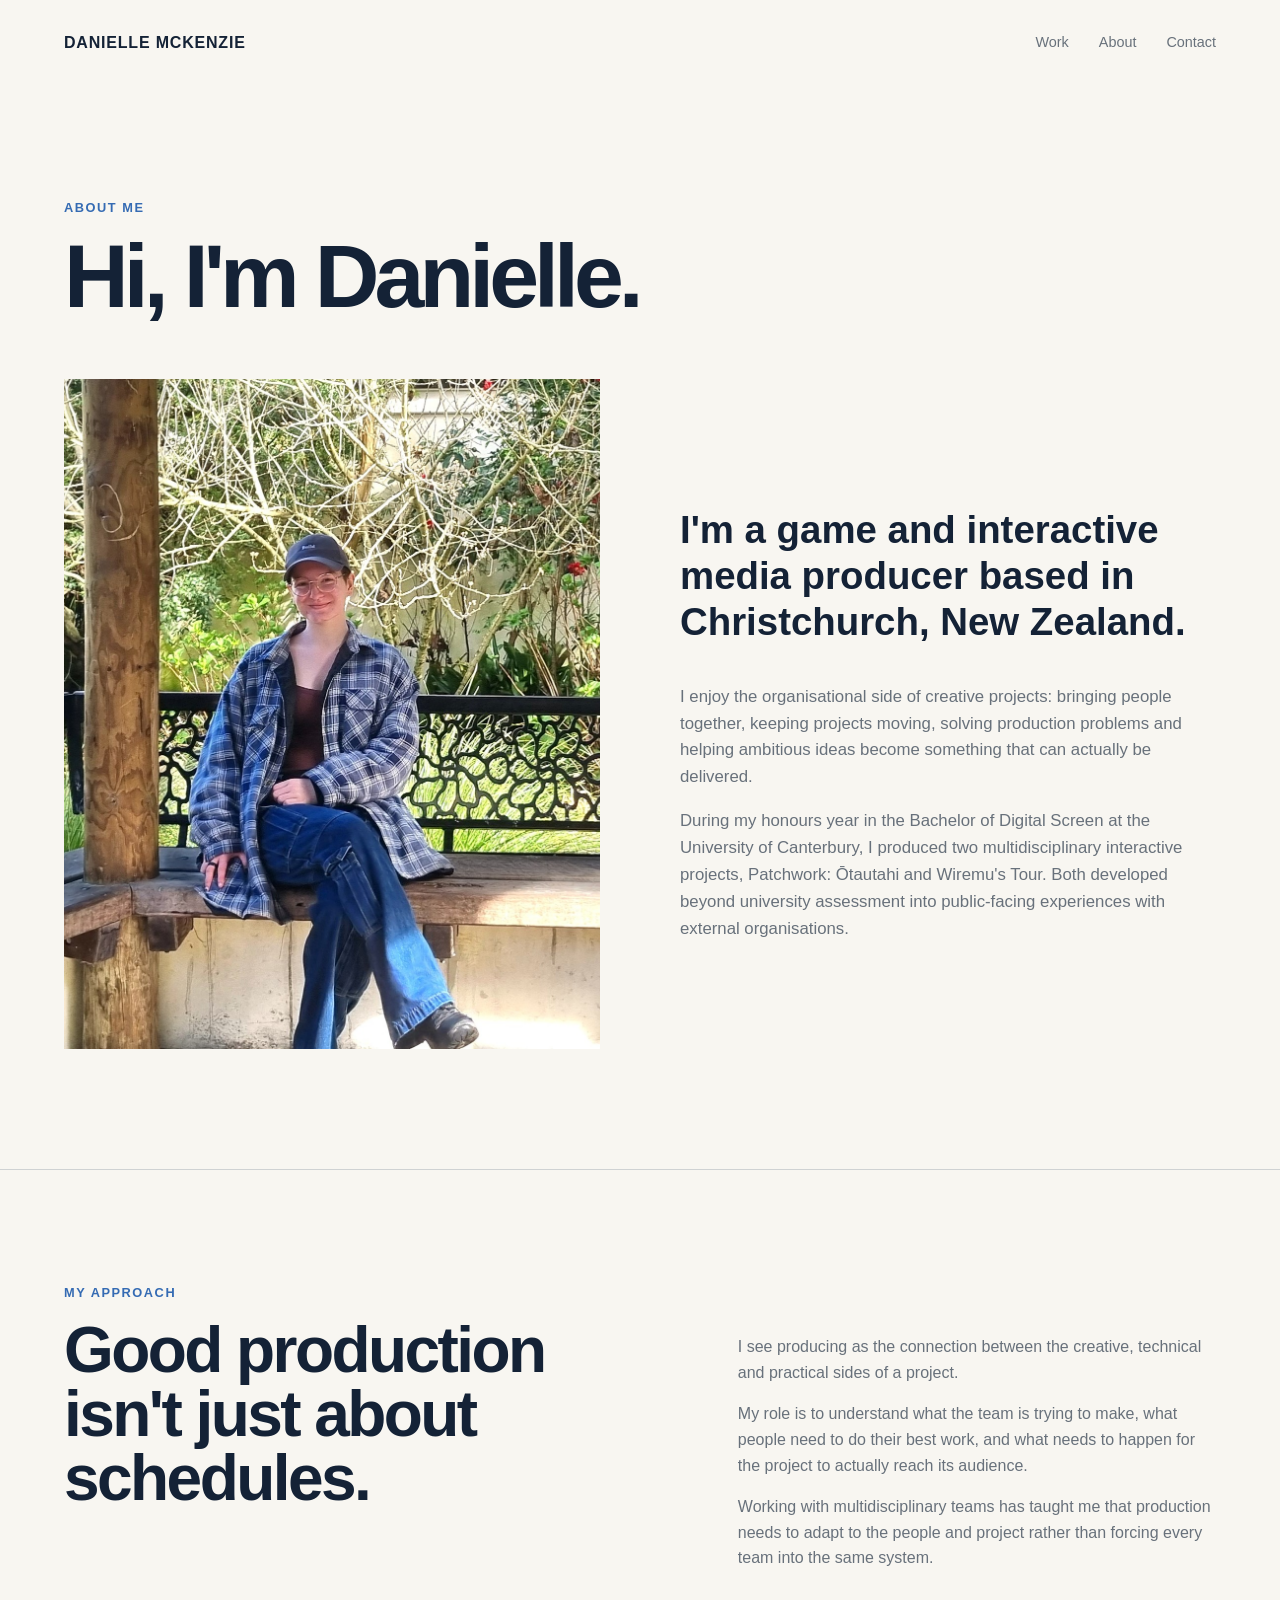
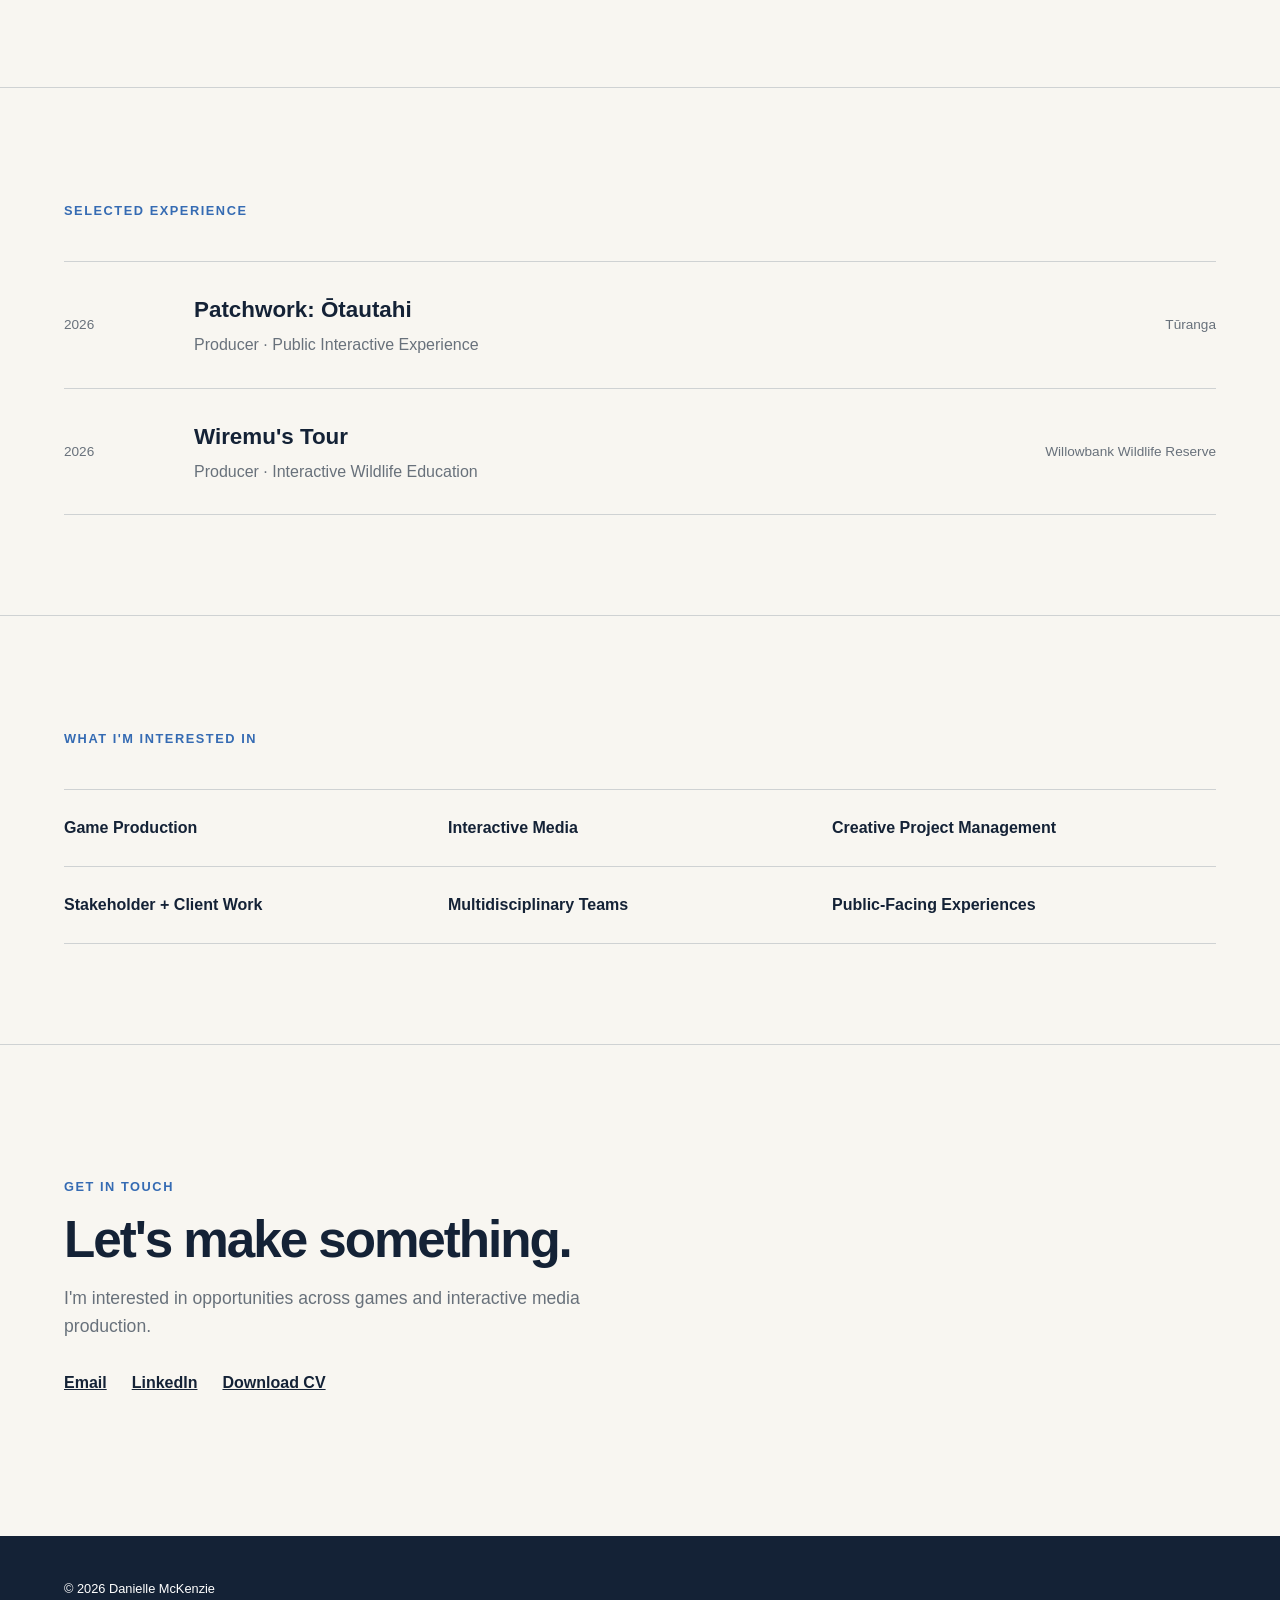
<file: about.html>
<!DOCTYPE html>
<html lang="en">

<head>
    <meta charset="UTF-8">
    <meta name="viewport" content="width=device-width, initial-scale=1.0">

    <title>About | Danielle McKenzie</title>

    <meta
        name="description"
        content="About Danielle McKenzie, a game and interactive media producer based in Christchurch, New Zealand."
    >

    <link rel="stylesheet" href="css/style.css">
</head>


<body>

<header class="site-header">

    <a href="index.html" class="logo">
        Danielle McKenzie
    </a>

    <nav class="navigation">
        <a href="index.html#work">Work</a>
        <a href="about.html">About</a>
        <a href="#contact">Contact</a>
    </nav>

</header>


<main>

    <!-- ABOUT HERO -->

    <section class="about-hero">

        <div class="about-heading">

            <p class="eyebrow">
                About Me
            </p>

            <h1>
                Hi, I'm Danielle.
            </h1>

        </div>


        <div class="about-grid">

            <div class="about-photo">

                <img
                    src="images/personal/DaniellePic.jpg"
                    alt="Danielle McKenzie"
                >

            </div>


            <div class="about-intro">

                <p class="about-lead">
                    I'm a game and interactive media producer based
                    in Christchurch, New Zealand.
                </p>

                <p>
                    I enjoy the organisational side of creative
                    projects: bringing people together, keeping
                    projects moving, solving production problems and
                    helping ambitious ideas become something that can
                    actually be delivered.
                </p>

                <p>
                    During my honours year in the Bachelor of Digital
                    Screen at the University of Canterbury, I produced
                    two multidisciplinary interactive projects,
                    Patchwork: Ōtautahi and Wiremu's Tour. Both
                    developed beyond university assessment into
                    public-facing experiences with external
                    organisations.
                </p>

            </div>

        </div>

    </section>


    <!-- APPROACH -->

    <section class="about-section">

        <p class="eyebrow">
            My Approach
        </p>

        <div class="about-statement">

            <h2>
                Good production isn't just about schedules.
            </h2>

            <div>

                <p>
                    I see producing as the connection between the
                    creative, technical and practical sides of a
                    project.
                </p>

                <p>
                    My role is to understand what the team is trying
                    to make, what people need to do their best work,
                    and what needs to happen for the project to
                    actually reach its audience.
                </p>

                <p>
                    Working with multidisciplinary teams has taught me
                    that production needs to adapt to the people and
                    project rather than forcing every team into the
                    same system.
                </p>

            </div>

        </div>

    </section>


    <!-- EXPERIENCE -->

    <section class="about-section">

        <p class="eyebrow">
            Selected Experience
        </p>

        <div class="experience-list">

            <a
                href="patchwork.html"
                class="experience-item"
            >

                <div class="experience-year">
                    2026
                </div>

                <div>
                    <h3>Patchwork: Ōtautahi</h3>

                    <p>
                        Producer · Public Interactive Experience
                    </p>
                </div>

                <div class="experience-outcome">
                    Tūranga
                </div>

            </a>


            <a
                href="wiremus-tour.html"
                class="experience-item"
            >

                <div class="experience-year">
                    2026
                </div>

                <div>
                    <h3>Wiremu's Tour</h3>

                    <p>
                        Producer · Interactive Wildlife Education
                    </p>
                </div>

                <div class="experience-outcome">
                    Willowbank Wildlife Reserve
                </div>

            </a>

        </div>

    </section>


    <!-- INTERESTS -->

    <section class="about-section">

        <p class="eyebrow">
            What I'm Interested In
        </p>

        <div class="interest-grid">

            <div>Game Production</div>
            <div>Interactive Media</div>
            <div>Creative Project Management</div>
            <div>Stakeholder + Client Work</div>
            <div>Multidisciplinary Teams</div>
            <div>Public-Facing Experiences</div>

        </div>

    </section>


    <!-- CONTACT -->

    <section class="contact" id="contact">

        <p class="eyebrow">
            Get In Touch
        </p>

        <h2>
            Let's make something.
        </h2>

        <p>
            I'm interested in opportunities across games and
            interactive media production.
        </p>

        <div class="contact-links">

            <a href="mailto:daniellemck@outlook.co.nz">
                Email
            </a>

            <a
                href="https://www.linkedin.com/in/danielle-mckenzie-190748327/"
                target="_blank"
                rel="noopener"
            >
                LinkedIn
            </a>

            <a
                href="files/Danielle_McKenzie_CV.pdf"
                target="_blank"
            >
                Download CV
            </a>

        </div>

    </section>

</main>


<footer>

    <p>
        © 2026 Danielle McKenzie
    </p>

</footer>

</body>

</html>
</file>
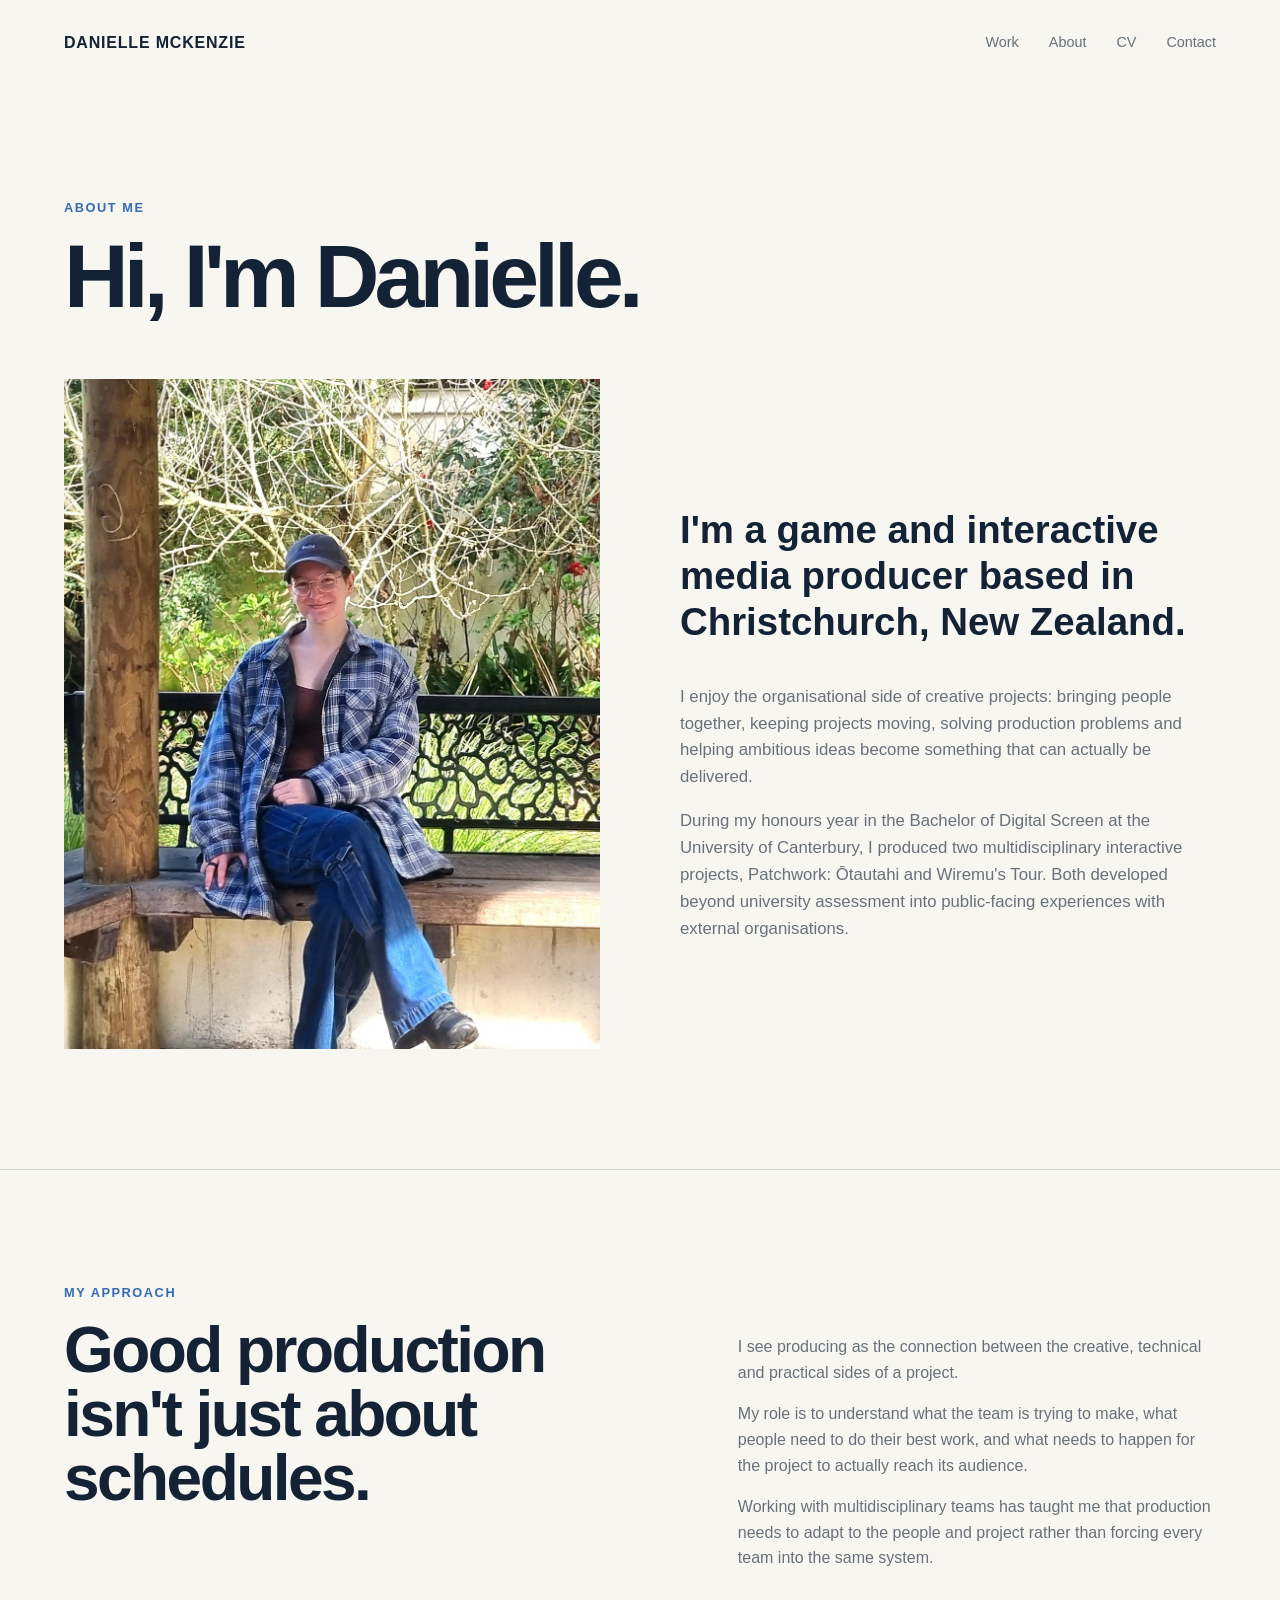
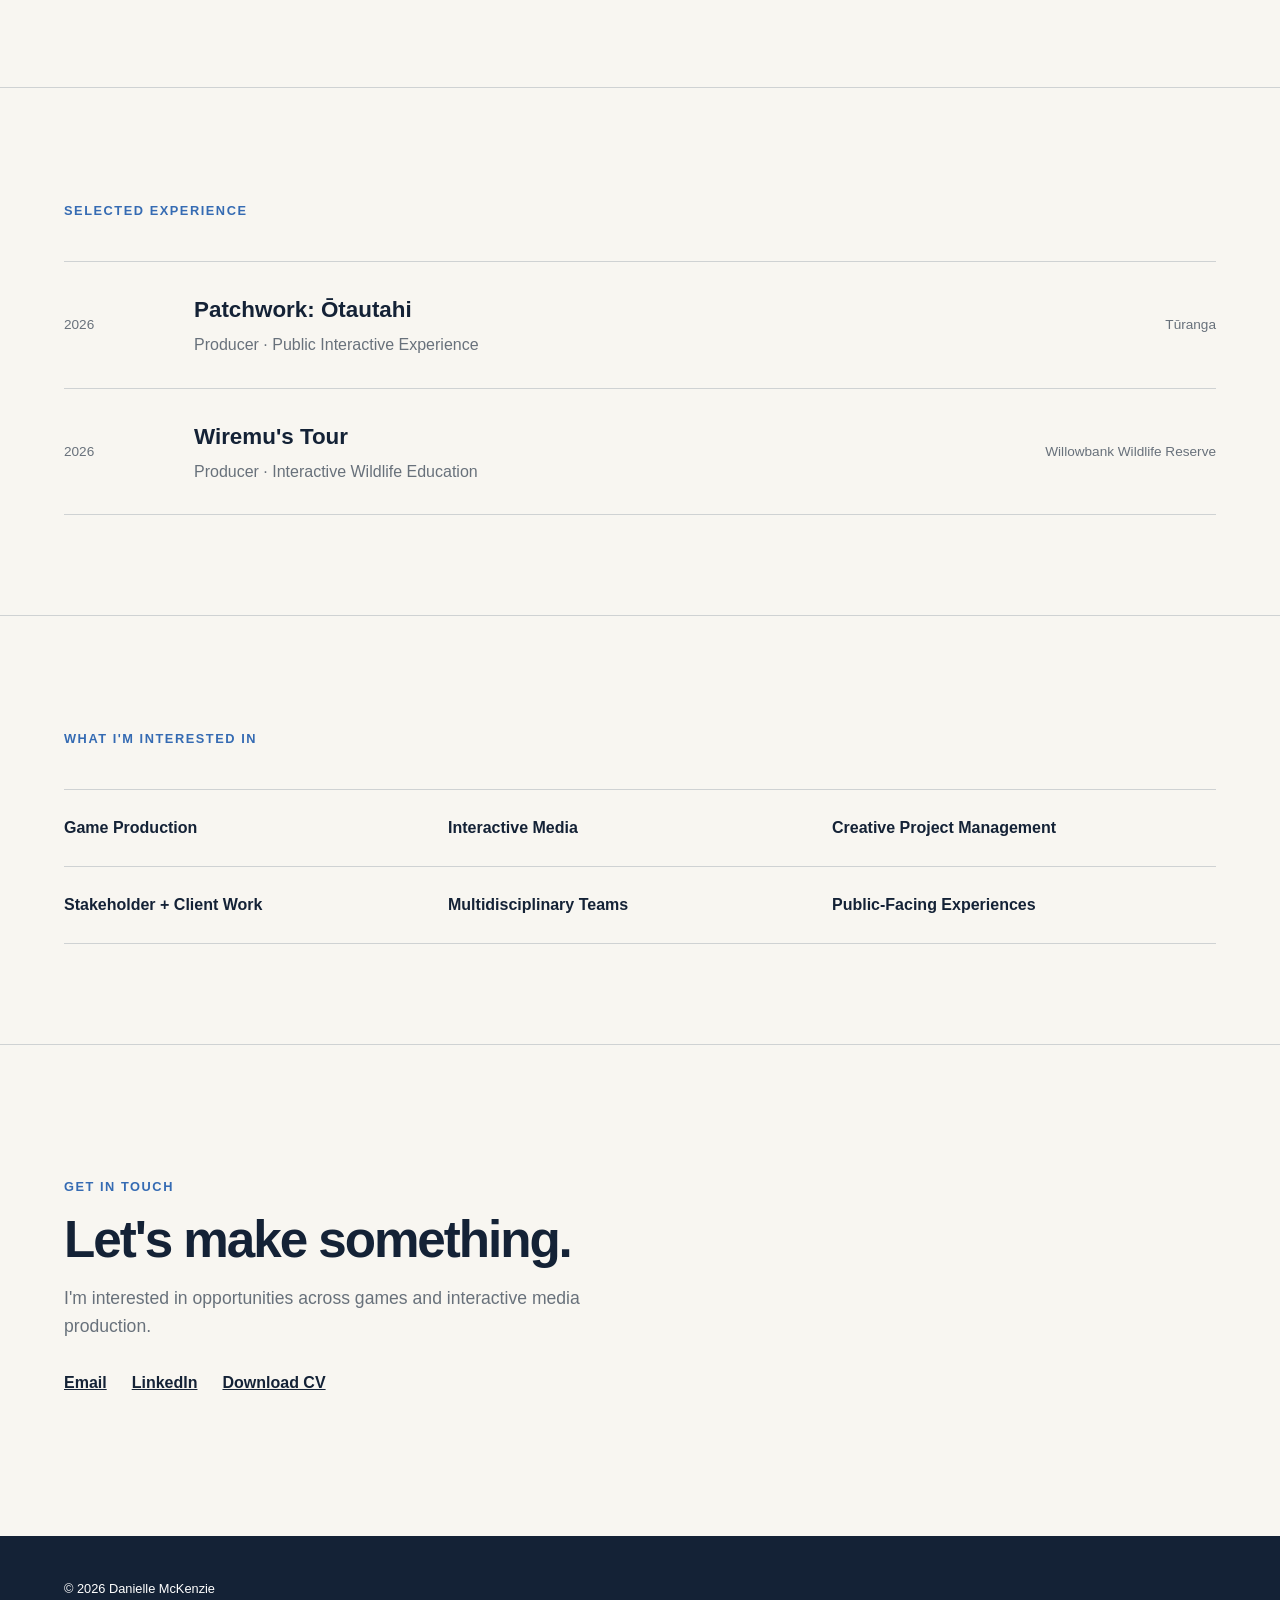
<file: Danielle_Website/about.html>
<!DOCTYPE html>
<html lang="en">

<head>
    <meta charset="UTF-8">
    <meta name="viewport" content="width=device-width, initial-scale=1.0">

    <title>About | Danielle McKenzie</title>

    <meta
        name="description"
        content="About Danielle McKenzie, a game and interactive media producer based in Christchurch, New Zealand."
    >

    <link rel="stylesheet" href="css/style.css">
</head>


<body>

<header class="site-header">

    <a href="index.html" class="logo">
        Danielle McKenzie
    </a>

    <nav class="navigation">
        <a href="index.html#work">Work</a>
        <a href="about.html">About</a>
        <a href="files/Danielle-McKenzie-CV.pdf">CV</a>
        <a href="#contact">Contact</a>
    </nav>

</header>


<main>

    <!-- ABOUT HERO -->

    <section class="about-hero">

        <div class="about-heading">

            <p class="eyebrow">
                About Me
            </p>

            <h1>
                Hi, I'm Danielle.
            </h1>

        </div>


        <div class="about-grid">

            <div class="about-photo">

                <img
                    src="images/personal/DaniellePic.jpg"
                    alt="Danielle McKenzie"
                >

            </div>


            <div class="about-intro">

                <p class="about-lead">
                    I'm a game and interactive media producer based
                    in Christchurch, New Zealand.
                </p>

                <p>
                    I enjoy the organisational side of creative
                    projects: bringing people together, keeping
                    projects moving, solving production problems and
                    helping ambitious ideas become something that can
                    actually be delivered.
                </p>

                <p>
                    During my honours year in the Bachelor of Digital
                    Screen at the University of Canterbury, I produced
                    two multidisciplinary interactive projects,
                    Patchwork: Ōtautahi and Wiremu's Tour. Both
                    developed beyond university assessment into
                    public-facing experiences with external
                    organisations.
                </p>

            </div>

        </div>

    </section>


    <!-- APPROACH -->

    <section class="about-section">

        <p class="eyebrow">
            My Approach
        </p>

        <div class="about-statement">

            <h2>
                Good production isn't just about schedules.
            </h2>

            <div>

                <p>
                    I see producing as the connection between the
                    creative, technical and practical sides of a
                    project.
                </p>

                <p>
                    My role is to understand what the team is trying
                    to make, what people need to do their best work,
                    and what needs to happen for the project to
                    actually reach its audience.
                </p>

                <p>
                    Working with multidisciplinary teams has taught me
                    that production needs to adapt to the people and
                    project rather than forcing every team into the
                    same system.
                </p>

            </div>

        </div>

    </section>


    <!-- EXPERIENCE -->

    <section class="about-section">

        <p class="eyebrow">
            Selected Experience
        </p>

        <div class="experience-list">

            <a
                href="patchwork.html"
                class="experience-item"
            >

                <div class="experience-year">
                    2026
                </div>

                <div>
                    <h3>Patchwork: Ōtautahi</h3>

                    <p>
                        Producer · Public Interactive Experience
                    </p>
                </div>

                <div class="experience-outcome">
                    Tūranga
                </div>

            </a>


            <a
                href="wiremus-tour.html"
                class="experience-item"
            >

                <div class="experience-year">
                    2026
                </div>

                <div>
                    <h3>Wiremu's Tour</h3>

                    <p>
                        Producer · Interactive Wildlife Education
                    </p>
                </div>

                <div class="experience-outcome">
                    Willowbank Wildlife Reserve
                </div>

            </a>

        </div>

    </section>


    <!-- INTERESTS -->

    <section class="about-section">

        <p class="eyebrow">
            What I'm Interested In
        </p>

        <div class="interest-grid">

            <div>Game Production</div>
            <div>Interactive Media</div>
            <div>Creative Project Management</div>
            <div>Stakeholder + Client Work</div>
            <div>Multidisciplinary Teams</div>
            <div>Public-Facing Experiences</div>

        </div>

    </section>


    <!-- CONTACT -->

    <section class="contact" id="contact">

        <p class="eyebrow">
            Get In Touch
        </p>

        <h2>
            Let's make something.
        </h2>

        <p>
            I'm interested in opportunities across games and
            interactive media production.
        </p>

        <div class="contact-links">

            <a href="mailto:daniellemck@outlook.co.nz">
                Email
            </a>

            <a
                href="https://www.linkedin.com/in/danielle-mckenzie-190748327/"
                target="_blank"
                rel="noopener"
            >
                LinkedIn
            </a>

            <a
                href="files/Danielle_McKenzie_CV.pdf"
                target="_blank"
            >
                Download CV
            </a>

        </div>

    </section>

</main>


<footer>

    <p>
        © 2026 Danielle McKenzie
    </p>

</footer>

</body>

</html>
</file>
<file: css/style.css>
/* ------------------------------
   Base
------------------------------ */

* {
    box-sizing: border-box;
}

html {
    scroll-behavior: smooth;
}

body {
    margin: 0;

    background: #f8f6f1;
    color: #202733;

    font-family:
        Inter,
        Arial,
        sans-serif;

    line-height: 1.6;
}

img {
    display: block;
    width: 100%;
}

a {
    color: inherit;
}


/* ------------------------------
   Header
------------------------------ */

.site-header {
    max-width: 1400px;
    margin: 0 auto;

    padding: 30px 5%;

    display: flex;
    justify-content: space-between;
    align-items: center;
}

.logo {
    color: #142236;

    font-size: 1rem;
    font-weight: 700;

    text-decoration: none;
    text-transform: uppercase;
    letter-spacing: 0.05em;
}

.navigation {
    display: flex;
    gap: 30px;
}

.navigation a {
    color: #68717b;

    font-size: 0.9rem;
    text-decoration: none;
}

.navigation a:hover {
    color: #142236;
}


/* ------------------------------
   General sections
------------------------------ */

main {
    overflow: hidden;
}

section {
    max-width: 1400px;
    margin: 0 auto;

    padding-left: 5%;
    padding-right: 5%;
}

.eyebrow {
    margin-bottom: 15px;

    color: #356bb3;

    font-size: 0.8rem;
    font-weight: 700;

    letter-spacing: 0.12em;
    text-transform: uppercase;
}


/* ------------------------------
   Hero
------------------------------ */

.hero {
    min-height: 75vh;

    display: flex;
    flex-direction: column;
    justify-content: center;

    padding-top: 80px;
    padding-bottom: 120px;
}

.hero h1 {
    max-width: 1000px;

    margin: 0;

    color: #142236;

    font-size: clamp(3rem, 6vw, 6.5rem);
    line-height: 0.98;

    letter-spacing: -0.05em;
}

.hero-intro {
    max-width: 700px;

    margin-top: 35px;
    margin-bottom: 35px;

    color: #68717b;

    font-size: 1.15rem;
}

.button {
    align-self: flex-start;

    padding: 14px 22px;

    background: #142236;
    color: white;

    text-decoration: none;
    font-weight: 600;
}


/* ------------------------------
   Work
------------------------------ */

.work {
    padding-top: 100px;
    padding-bottom: 100px;
}

.section-heading {
    margin-bottom: 60px;
}

.section-heading h2,
.skills h2,
.contact h2 {
    max-width: 800px;

    margin: 0;

    color: #142236;

    font-size: clamp(2rem, 4vw, 4rem);
    line-height: 1.05;

    letter-spacing: -0.04em;
}

.project-card {
    margin-bottom: 120px;
}

.project-image {
    display: block;

    overflow: hidden;

    background: #ddd;
}

.project-image img {
    aspect-ratio: 16 / 8;

    object-fit: cover;

    transition: transform 0.4s ease;
}

.project-image:hover img {
    transform: scale(1.015);
}

.project-info {
    max-width: 800px;

    padding-top: 25px;
}

.project-meta {
    color: #68717b;

    font-size: 0.85rem;
    font-weight: 600;

    text-transform: uppercase;
    letter-spacing: 0.06em;
}

.project-info h3 {
    margin: 8px 0 15px;

    color: #142236;

    font-size: clamp(2rem, 4vw, 3.5rem);
    line-height: 1;
}

.project-info p {
    max-width: 650px;
}

.text-link {
    display: inline-block;

    margin-top: 10px;

    color: #142236;

    font-weight: 700;
    text-decoration: none;
}


/* ------------------------------
   Skills
------------------------------ */

.skills {
    padding-top: 100px;
    padding-bottom: 120px;
}

.skills-grid {
    margin-top: 50px;

    display: grid;
    grid-template-columns: repeat(3, 1fr);

    border-top: 1px solid #cfd2d3;
}

.skills-grid p {
    margin: 0;

    padding: 25px 10px 25px 0;

    border-bottom: 1px solid #cfd2d3;

    font-weight: 600;
}


/* ------------------------------
   Contact
------------------------------ */

.contact {
    padding-top: 120px;
    padding-bottom: 140px;

    border-top: 1px solid #cfd2d3;
}

.contact > p:not(.eyebrow) {
    max-width: 600px;

    color: #68717b;

    font-size: 1.1rem;
}

.contact-links {
    margin-top: 30px;

    display: flex;
    gap: 25px;
}

.contact-links a {
    color: #142236;

    font-weight: 700;
}


/* ------------------------------
   Footer
------------------------------ */

footer {
    padding: 30px 5%;

    background: #142236;
    color: white;

    font-size: 0.8rem;
}
/* ------------------------------
   Case Studies
------------------------------ */

.case-hero {
    padding-top: 100px;
    padding-bottom: 60px;
}

.case-hero-content {
    max-width: 950px;
}

.case-title {
    margin: 10px 0 25px;

    color: #142236;

    font-size: clamp(3.5rem, 7vw, 7rem);
    line-height: 0.95;
    letter-spacing: -0.055em;
}

.case-intro {
    max-width: 760px;

    color: #68717b;

    font-size: 1.2rem;
}

.case-hero-image {
    max-width: 1400px;
    margin: 20px auto 0;
    padding: 0 5%;
}

.case-hero-image img {
    width: 100%;
    max-height: 700px;

    object-fit: cover;
}

.project-facts {
    max-width: 1400px;
    margin: 0 auto;

    padding: 40px 5% 80px;

    display: grid;
    grid-template-columns: repeat(4, 1fr);
    gap: 30px;
}

.fact-label {
    margin: 0 0 5px;

    color: #68717b;

    font-size: 0.7rem;
    font-weight: 700;

    letter-spacing: 0.1em;
    text-transform: uppercase;
}

.fact-value {
    margin: 0;

    color: #142236;

    font-weight: 600;
}

.case-section {
    padding-top: 100px;
    padding-bottom: 100px;

    border-top: 1px solid #cfd2d3;
}

.case-section-heading {
    display: grid;
    grid-template-columns: 1fr 2fr;
    gap: 60px;
}

.case-section-number {
    color: #68717b;

    font-size: 0.8rem;
    font-weight: 700;

    letter-spacing: 0.1em;
}

.case-section-content {
    max-width: 800px;
}

.case-section h2 {
    margin: 0 0 30px;

    color: #142236;

    font-size: clamp(2.5rem, 5vw, 4.5rem);
    line-height: 1;
    letter-spacing: -0.04em;
}

.case-section-content > p {
    color: #68717b;

    font-size: 1.05rem;
}

.responsibility-grid {
    margin-top: 50px;

    display: grid;
    grid-template-columns: repeat(2, 1fr);
    gap: 15px;
}

.responsibility {
    padding: 25px;

    background: #eeece7;
}

.responsibility h3 {
    margin-top: 0;
    margin-bottom: 8px;

    color: #142236;

    font-size: 1rem;
}

.responsibility p {
    margin: 0;

    color: #68717b;

    font-size: 0.9rem;
}


/* Production story */

.production-story {
    padding-top: 100px;
    padding-bottom: 100px;

    border-top: 1px solid #cfd2d3;
}

.story-header {
    max-width: 900px;
    margin-bottom: 50px;
}

.story-number {
    color: #356bb3;

    font-size: 0.8rem;
    font-weight: 700;

    letter-spacing: 0.1em;
    text-transform: uppercase;
}

.story-header h2 {
    margin: 10px 0 20px;

    color: #142236;

    font-size: clamp(2.5rem, 5vw, 4.5rem);
    line-height: 1;
    letter-spacing: -0.04em;
}

.story-summary {
    max-width: 700px;

    color: #68717b;

    font-size: 1.1rem;
}

.story-image {
    margin: 50px 0;
}

.story-image img {
    max-height: 650px;

    object-fit: cover;
}

.story-grid {
    display: grid;
    grid-template-columns: repeat(3, 1fr);
    gap: 40px;
}

.story-block {
    padding-top: 20px;

    border-top: 2px solid #142236;
}

.story-block h3 {
    margin: 0 0 12px;

    color: #142236;

    font-size: 0.8rem;

    letter-spacing: 0.08em;
    text-transform: uppercase;
}

.story-block p {
    margin: 0;

    color: #68717b;
}


/* Evidence */

.evidence-image {
    margin-top: 50px;
}

.evidence-image img {
    max-height: 700px;

    object-fit: contain;

    background: #eeece7;
}

.image-caption {
    margin-top: 10px;

    color: #68717b;

    font-size: 0.8rem;
}


/* Outcome */

.outcome-section {
    max-width: none;

    padding: 120px 5%;

    background: #142236;
    color: white;
}

.outcome-inner {
    max-width: 1400px;
    margin: 0 auto;
}

.outcome-section .eyebrow {
    color: #a8c5e8;
}

.outcome-section h2 {
    max-width: 1000px;

    margin: 0;

    font-size: clamp(3rem, 6vw, 6rem);
    line-height: 0.98;
    letter-spacing: -0.05em;
}

.outcome-section p {
    max-width: 700px;

    color: #d9e0e8;

    font-size: 1.1rem;
}


/* Credits */

.credits {
    padding-top: 80px;
    padding-bottom: 80px;
}

.credits p {
    max-width: 900px;

    color: #68717b;
}


@media (max-width: 700px) {

    .project-facts {
        grid-template-columns: repeat(2, 1fr);
    }

    .case-section-heading {
        grid-template-columns: 1fr;
        gap: 20px;
    }

    .responsibility-grid {
        grid-template-columns: 1fr;
    }

    .story-grid {
        grid-template-columns: 1fr;
    }

}

/* ------------------------------
   Team Feature
------------------------------ */

.team-feature {
    max-width: 1400px;
    margin: 70px auto 0;

    display: grid;
    grid-template-columns: 1.5fr 1fr;
    gap: 50px;
    align-items: center;
}

.team-feature img {
    width: 100%;
    aspect-ratio: 16 / 10;

    object-fit: cover;
}

.team-feature-text {
    max-width: 500px;
}

.team-feature-text h3 {
    margin: 5px 0 20px;

    color: #142236;

    font-size: clamp(2rem, 3vw, 3rem);
    line-height: 1;
    letter-spacing: -0.04em;
}

.team-feature-text p:last-child {
    color: #68717b;
}

/* ------------------------------
   About
------------------------------ */

.about-hero {
    padding-top: 100px;
    padding-bottom: 120px;
}

.about-heading {
    margin-bottom: 60px;
}

.about-heading h1 {
    margin: 0;

    color: #142236;

    font-size: clamp(3.5rem, 7vw, 7rem);
    line-height: 0.95;
    letter-spacing: -0.055em;
}

.about-grid {
    display: grid;
    grid-template-columns: 1fr 1fr;
    gap: 80px;
    align-items: center;
}

.about-photo img {
    width: 100%;
    aspect-ratio: 4 / 5;
    object-fit: cover;
}

.about-intro {
    max-width: 600px;
}

.about-intro p {
    color: #68717b;
    font-size: 1.05rem;
}

.about-intro .about-lead {
    color: #142236;

    font-size: clamp(1.6rem, 3vw, 2.5rem);
    font-weight: 600;
    line-height: 1.2;
}


/* ------------------------------
   About Sections
------------------------------ */

.about-section {
    padding-top: 100px;
    padding-bottom: 100px;

    border-top: 1px solid #cfd2d3;
}

.about-statement {
    display: grid;
    grid-template-columns: 1.2fr 1fr;
    gap: 100px;
}

.about-statement h2 {
    max-width: 650px;

    margin: 0;

    color: #142236;

    font-size: clamp(2.5rem, 5vw, 4.5rem);
    line-height: 1;
    letter-spacing: -0.04em;
}

.about-statement > div {
    max-width: 550px;
}

.about-statement p {
    color: #68717b;
}


/* ------------------------------
   Experience
------------------------------ */

.experience-list {
    margin-top: 40px;

    border-top: 1px solid #cfd2d3;
}

.experience-item {
    padding: 30px 0;

    display: grid;
    grid-template-columns: 100px 1fr auto;
    gap: 30px;
    align-items: center;

    border-bottom: 1px solid #cfd2d3;

    color: inherit;
    text-decoration: none;
}

.experience-item:hover h3 {
    color: #356bb3;
}

.experience-year,
.experience-outcome {
    color: #68717b;
    font-size: 0.85rem;
}

.experience-item h3 {
    margin: 0 0 4px;

    color: #142236;

    font-size: 1.4rem;
}

.experience-item p {
    margin: 0;

    color: #68717b;
}


/* ------------------------------
   Interests
------------------------------ */

.interest-grid {
    margin-top: 40px;

    display: grid;
    grid-template-columns: repeat(3, 1fr);

    border-top: 1px solid #cfd2d3;
}

.interest-grid div {
    padding: 25px 10px 25px 0;

    border-bottom: 1px solid #cfd2d3;

    color: #142236;
    font-weight: 600;
}


/* ------------------------------
   About Mobile
------------------------------ */

@media (max-width: 700px) {

    .about-grid {
        grid-template-columns: 1fr;
        gap: 40px;
    }

    .about-photo img {
        aspect-ratio: 4 / 4.5;
    }

    .about-statement {
        grid-template-columns: 1fr;
        gap: 30px;
    }

    .experience-item {
        grid-template-columns: 60px 1fr;
    }

    .experience-outcome {
        grid-column: 2;
    }

    .interest-grid {
        grid-template-columns: 1fr;
    }

}

/* Mobile */

@media (max-width: 700px) {

    .team-feature {
        grid-template-columns: 1fr;
        gap: 25px;

        margin-top: 50px;
    }

}

/* ------------------------------
   Mobile
------------------------------ */

@media (max-width: 700px) {

    .site-header {
        align-items: flex-start;
        gap: 25px;
    }

    .navigation {
        gap: 12px;

        flex-wrap: wrap;
        justify-content: flex-end;
    }

    .hero {
        min-height: auto;

        padding-top: 100px;
        padding-bottom: 100px;
    }

    .hero h1 {
        font-size: 3.4rem;
    }

    .project-image img {
        aspect-ratio: 4 / 3;
    }

    .skills-grid {
        grid-template-columns: 1fr;
    }

}
</file>
<file: Danielle_Website/css/style.css>
/* ------------------------------
   Base
------------------------------ */

* {
    box-sizing: border-box;
}

html {
    scroll-behavior: smooth;
}

body {
    margin: 0;

    background: #f8f6f1;
    color: #202733;

    font-family:
        Inter,
        Arial,
        sans-serif;

    line-height: 1.6;
}

img {
    display: block;
    width: 100%;
}

a {
    color: inherit;
}


/* ------------------------------
   Header
------------------------------ */

.site-header {
    max-width: 1400px;
    margin: 0 auto;

    padding: 30px 5%;

    display: flex;
    justify-content: space-between;
    align-items: center;
}

.logo {
    color: #142236;

    font-size: 1rem;
    font-weight: 700;

    text-decoration: none;
    text-transform: uppercase;
    letter-spacing: 0.05em;
}

.navigation {
    display: flex;
    gap: 30px;
}

.navigation a {
    color: #68717b;

    font-size: 0.9rem;
    text-decoration: none;
}

.navigation a:hover {
    color: #142236;
}


/* ------------------------------
   General sections
------------------------------ */

main {
    overflow: hidden;
}

section {
    max-width: 1400px;
    margin: 0 auto;

    padding-left: 5%;
    padding-right: 5%;
}

.eyebrow {
    margin-bottom: 15px;

    color: #356bb3;

    font-size: 0.8rem;
    font-weight: 700;

    letter-spacing: 0.12em;
    text-transform: uppercase;
}


/* ------------------------------
   Hero
------------------------------ */

.hero {
    min-height: 75vh;

    display: flex;
    flex-direction: column;
    justify-content: center;

    padding-top: 80px;
    padding-bottom: 120px;
}

.hero h1 {
    max-width: 1000px;

    margin: 0;

    color: #142236;

    font-size: clamp(3rem, 6vw, 6.5rem);
    line-height: 0.98;

    letter-spacing: -0.05em;
}

.hero-intro {
    max-width: 700px;

    margin-top: 35px;
    margin-bottom: 35px;

    color: #68717b;

    font-size: 1.15rem;
}

.button {
    align-self: flex-start;

    padding: 14px 22px;

    background: #142236;
    color: white;

    text-decoration: none;
    font-weight: 600;
}


/* ------------------------------
   Work
------------------------------ */

.work {
    padding-top: 100px;
    padding-bottom: 100px;
}

.section-heading {
    margin-bottom: 60px;
}

.section-heading h2,
.skills h2,
.contact h2 {
    max-width: 800px;

    margin: 0;

    color: #142236;

    font-size: clamp(2rem, 4vw, 4rem);
    line-height: 1.05;

    letter-spacing: -0.04em;
}

.project-card {
    margin-bottom: 120px;
}

.project-image {
    display: block;

    overflow: hidden;

    background: #ddd;
}

.project-image img {
    aspect-ratio: 16 / 8;

    object-fit: cover;

    transition: transform 0.4s ease;
}

.project-image:hover img {
    transform: scale(1.015);
}

.project-info {
    max-width: 800px;

    padding-top: 25px;
}

.project-meta {
    color: #68717b;

    font-size: 0.85rem;
    font-weight: 600;

    text-transform: uppercase;
    letter-spacing: 0.06em;
}

.project-info h3 {
    margin: 8px 0 15px;

    color: #142236;

    font-size: clamp(2rem, 4vw, 3.5rem);
    line-height: 1;
}

.project-info p {
    max-width: 650px;
}

.text-link {
    display: inline-block;

    margin-top: 10px;

    color: #142236;

    font-weight: 700;
    text-decoration: none;
}


/* ------------------------------
   Skills
------------------------------ */

.skills {
    padding-top: 100px;
    padding-bottom: 120px;
}

.skills-grid {
    margin-top: 50px;

    display: grid;
    grid-template-columns: repeat(3, 1fr);

    border-top: 1px solid #cfd2d3;
}

.skills-grid p {
    margin: 0;

    padding: 25px 10px 25px 0;

    border-bottom: 1px solid #cfd2d3;

    font-weight: 600;
}


/* ------------------------------
   Contact
------------------------------ */

.contact {
    padding-top: 120px;
    padding-bottom: 140px;

    border-top: 1px solid #cfd2d3;
}

.contact > p:not(.eyebrow) {
    max-width: 600px;

    color: #68717b;

    font-size: 1.1rem;
}

.contact-links {
    margin-top: 30px;

    display: flex;
    gap: 25px;
}

.contact-links a {
    color: #142236;

    font-weight: 700;
}


/* ------------------------------
   Footer
------------------------------ */

footer {
    padding: 30px 5%;

    background: #142236;
    color: white;

    font-size: 0.8rem;
}
/* ------------------------------
   Case Studies
------------------------------ */

.case-hero {
    padding-top: 100px;
    padding-bottom: 60px;
}

.case-hero-content {
    max-width: 950px;
}

.case-title {
    margin: 10px 0 25px;

    color: #142236;

    font-size: clamp(3.5rem, 7vw, 7rem);
    line-height: 0.95;
    letter-spacing: -0.055em;
}

.case-intro {
    max-width: 760px;

    color: #68717b;

    font-size: 1.2rem;
}

.case-hero-image {
    max-width: 1400px;
    margin: 20px auto 0;
    padding: 0 5%;
}

.case-hero-image img {
    width: 100%;
    max-height: 700px;

    object-fit: cover;
}

.project-facts {
    max-width: 1400px;
    margin: 0 auto;

    padding: 40px 5% 80px;

    display: grid;
    grid-template-columns: repeat(4, 1fr);
    gap: 30px;
}

.fact-label {
    margin: 0 0 5px;

    color: #68717b;

    font-size: 0.7rem;
    font-weight: 700;

    letter-spacing: 0.1em;
    text-transform: uppercase;
}

.fact-value {
    margin: 0;

    color: #142236;

    font-weight: 600;
}

.case-section {
    padding-top: 100px;
    padding-bottom: 100px;

    border-top: 1px solid #cfd2d3;
}

.case-section-heading {
    display: grid;
    grid-template-columns: 1fr 2fr;
    gap: 60px;
}

.case-section-number {
    color: #68717b;

    font-size: 0.8rem;
    font-weight: 700;

    letter-spacing: 0.1em;
}

.case-section-content {
    max-width: 800px;
}

.case-section h2 {
    margin: 0 0 30px;

    color: #142236;

    font-size: clamp(2.5rem, 5vw, 4.5rem);
    line-height: 1;
    letter-spacing: -0.04em;
}

.case-section-content > p {
    color: #68717b;

    font-size: 1.05rem;
}

.responsibility-grid {
    margin-top: 50px;

    display: grid;
    grid-template-columns: repeat(2, 1fr);
    gap: 15px;
}

.responsibility {
    padding: 25px;

    background: #eeece7;
}

.responsibility h3 {
    margin-top: 0;
    margin-bottom: 8px;

    color: #142236;

    font-size: 1rem;
}

.responsibility p {
    margin: 0;

    color: #68717b;

    font-size: 0.9rem;
}


/* Production story */

.production-story {
    padding-top: 100px;
    padding-bottom: 100px;

    border-top: 1px solid #cfd2d3;
}

.story-header {
    max-width: 900px;
    margin-bottom: 50px;
}

.story-number {
    color: #356bb3;

    font-size: 0.8rem;
    font-weight: 700;

    letter-spacing: 0.1em;
    text-transform: uppercase;
}

.story-header h2 {
    margin: 10px 0 20px;

    color: #142236;

    font-size: clamp(2.5rem, 5vw, 4.5rem);
    line-height: 1;
    letter-spacing: -0.04em;
}

.story-summary {
    max-width: 700px;

    color: #68717b;

    font-size: 1.1rem;
}

.story-image {
    margin: 50px 0;
}

.story-image img {
    max-height: 650px;

    object-fit: cover;
}

.story-grid {
    display: grid;
    grid-template-columns: repeat(3, 1fr);
    gap: 40px;
}

.story-block {
    padding-top: 20px;

    border-top: 2px solid #142236;
}

.story-block h3 {
    margin: 0 0 12px;

    color: #142236;

    font-size: 0.8rem;

    letter-spacing: 0.08em;
    text-transform: uppercase;
}

.story-block p {
    margin: 0;

    color: #68717b;
}


/* Evidence */

.evidence-image {
    margin-top: 50px;
}

.evidence-image img {
    max-height: 700px;

    object-fit: contain;

    background: #eeece7;
}

.image-caption {
    margin-top: 10px;

    color: #68717b;

    font-size: 0.8rem;
}


/* Outcome */

.outcome-section {
    max-width: none;

    padding: 120px 5%;

    background: #142236;
    color: white;
}

.outcome-inner {
    max-width: 1400px;
    margin: 0 auto;
}

.outcome-section .eyebrow {
    color: #a8c5e8;
}

.outcome-section h2 {
    max-width: 1000px;

    margin: 0;

    font-size: clamp(3rem, 6vw, 6rem);
    line-height: 0.98;
    letter-spacing: -0.05em;
}

.outcome-section p {
    max-width: 700px;

    color: #d9e0e8;

    font-size: 1.1rem;
}


/* Credits */

.credits {
    padding-top: 80px;
    padding-bottom: 80px;
}

.credits p {
    max-width: 900px;

    color: #68717b;
}


@media (max-width: 700px) {

    .project-facts {
        grid-template-columns: repeat(2, 1fr);
    }

    .case-section-heading {
        grid-template-columns: 1fr;
        gap: 20px;
    }

    .responsibility-grid {
        grid-template-columns: 1fr;
    }

    .story-grid {
        grid-template-columns: 1fr;
    }

}

/* ------------------------------
   Team Feature
------------------------------ */

.team-feature {
    max-width: 1400px;
    margin: 70px auto 0;

    display: grid;
    grid-template-columns: 1.5fr 1fr;
    gap: 50px;
    align-items: center;
}

.team-feature img {
    width: 100%;
    aspect-ratio: 16 / 10;

    object-fit: cover;
}

.team-feature-text {
    max-width: 500px;
}

.team-feature-text h3 {
    margin: 5px 0 20px;

    color: #142236;

    font-size: clamp(2rem, 3vw, 3rem);
    line-height: 1;
    letter-spacing: -0.04em;
}

.team-feature-text p:last-child {
    color: #68717b;
}

/* ------------------------------
   About
------------------------------ */

.about-hero {
    padding-top: 100px;
    padding-bottom: 120px;
}

.about-heading {
    margin-bottom: 60px;
}

.about-heading h1 {
    margin: 0;

    color: #142236;

    font-size: clamp(3.5rem, 7vw, 7rem);
    line-height: 0.95;
    letter-spacing: -0.055em;
}

.about-grid {
    display: grid;
    grid-template-columns: 1fr 1fr;
    gap: 80px;
    align-items: center;
}

.about-photo img {
    width: 100%;
    aspect-ratio: 4 / 5;
    object-fit: cover;
}

.about-intro {
    max-width: 600px;
}

.about-intro p {
    color: #68717b;
    font-size: 1.05rem;
}

.about-intro .about-lead {
    color: #142236;

    font-size: clamp(1.6rem, 3vw, 2.5rem);
    font-weight: 600;
    line-height: 1.2;
}


/* ------------------------------
   About Sections
------------------------------ */

.about-section {
    padding-top: 100px;
    padding-bottom: 100px;

    border-top: 1px solid #cfd2d3;
}

.about-statement {
    display: grid;
    grid-template-columns: 1.2fr 1fr;
    gap: 100px;
}

.about-statement h2 {
    max-width: 650px;

    margin: 0;

    color: #142236;

    font-size: clamp(2.5rem, 5vw, 4.5rem);
    line-height: 1;
    letter-spacing: -0.04em;
}

.about-statement > div {
    max-width: 550px;
}

.about-statement p {
    color: #68717b;
}


/* ------------------------------
   Experience
------------------------------ */

.experience-list {
    margin-top: 40px;

    border-top: 1px solid #cfd2d3;
}

.experience-item {
    padding: 30px 0;

    display: grid;
    grid-template-columns: 100px 1fr auto;
    gap: 30px;
    align-items: center;

    border-bottom: 1px solid #cfd2d3;

    color: inherit;
    text-decoration: none;
}

.experience-item:hover h3 {
    color: #356bb3;
}

.experience-year,
.experience-outcome {
    color: #68717b;
    font-size: 0.85rem;
}

.experience-item h3 {
    margin: 0 0 4px;

    color: #142236;

    font-size: 1.4rem;
}

.experience-item p {
    margin: 0;

    color: #68717b;
}


/* ------------------------------
   Interests
------------------------------ */

.interest-grid {
    margin-top: 40px;

    display: grid;
    grid-template-columns: repeat(3, 1fr);

    border-top: 1px solid #cfd2d3;
}

.interest-grid div {
    padding: 25px 10px 25px 0;

    border-bottom: 1px solid #cfd2d3;

    color: #142236;
    font-weight: 600;
}


/* ------------------------------
   About Mobile
------------------------------ */

@media (max-width: 700px) {

    .about-grid {
        grid-template-columns: 1fr;
        gap: 40px;
    }

    .about-photo img {
        aspect-ratio: 4 / 4.5;
    }

    .about-statement {
        grid-template-columns: 1fr;
        gap: 30px;
    }

    .experience-item {
        grid-template-columns: 60px 1fr;
    }

    .experience-outcome {
        grid-column: 2;
    }

    .interest-grid {
        grid-template-columns: 1fr;
    }

}

/* Mobile */

@media (max-width: 700px) {

    .team-feature {
        grid-template-columns: 1fr;
        gap: 25px;

        margin-top: 50px;
    }

}

/* ------------------------------
   Mobile
------------------------------ */

@media (max-width: 700px) {

    .site-header {
        align-items: flex-start;
        gap: 25px;
    }

    .navigation {
        gap: 12px;

        flex-wrap: wrap;
        justify-content: flex-end;
    }

    .hero {
        min-height: auto;

        padding-top: 100px;
        padding-bottom: 100px;
    }

    .hero h1 {
        font-size: 3.4rem;
    }

    .project-image img {
        aspect-ratio: 4 / 3;
    }

    .skills-grid {
        grid-template-columns: 1fr;
    }

}
</file>
